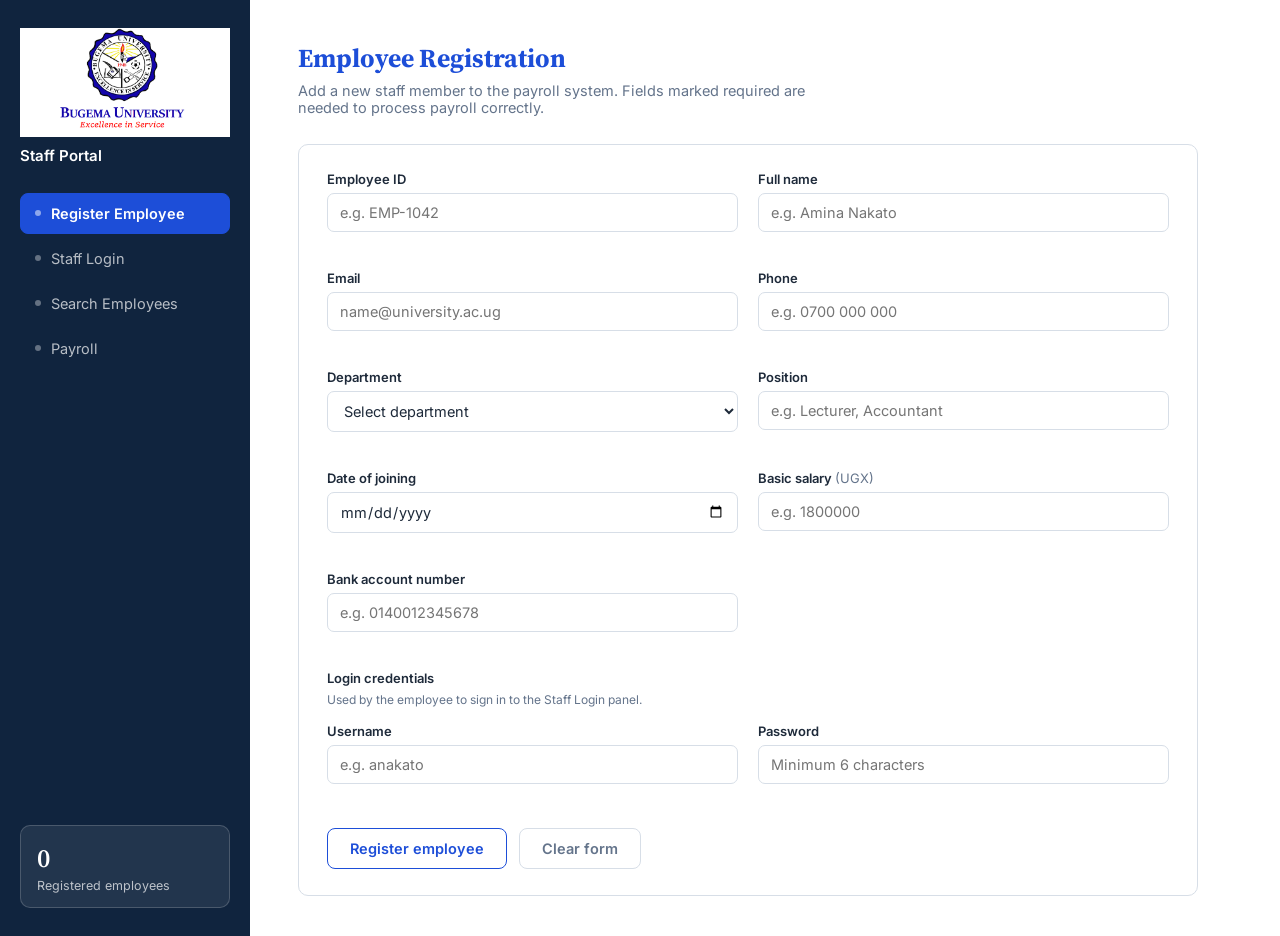
<file: index.html>
<!DOCTYPE html>
<html lang="en">
<head>
<meta charset="UTF-8" />
<meta name="viewport" content="width=device-width, initial-scale=1, viewport-fit=cover" />
<title>Staff Portal — Employee Registration, Login & Search</title>
<link rel="preconnect" href="https://fonts.googleapis.com">
<link rel="preconnect" href="https://fonts.gstatic.com" crossorigin>
<link href="https://fonts.googleapis.com/css2?family=Source+Serif+4:opsz,wght@8..60,500;8..60,600;8..60,700&family=Inter:wght@400;500;600;700&display=swap" rel="stylesheet">
<link rel="stylesheet" href="styles.css">
<style>
  /* --- Payment history & payslip additions (uses styles.css theme variables) --- */
  .payment-history{ display:none; margin-top:18px; }
  .ph-head h3{ font-size:20px; color:var(--navy); margin:0 0 4px; }
  .ph-head p{ margin:0 0 18px; color:var(--muted); font-size:13.5px; }
  .status-pill{
    display:inline-block; padding:3px 10px; border-radius:999px;
    font-size:11.5px; font-weight:600; background:#fff;
  }
  .status-pill.paid{ color:var(--navy); border:1px solid var(--navy); }
  .status-pill.pending{ color:var(--danger); border:1px solid var(--danger); }
  .btn-sm{ padding:7px 14px; font-size:13px; }
  .ph-empty{ text-align:center; padding:40px 20px; color:var(--muted); font-size:13.5px; }

  .modal-overlay{
    position:fixed; inset:0; background:rgba(16,36,62,.55);
    display:none; align-items:center; justify-content:center; padding:24px; z-index:999;
  }
  .modal-overlay.show{ display:flex; }
  .modal{
    background:var(--card); border:1px solid var(--line); border-radius:var(--radius);
    width:100%; max-width:640px; max-height:90vh; overflow:auto; padding:28px 30px;
    box-shadow:0 30px 60px rgba(16,36,62,.28);
  }
  .modal-actions{ display:flex; justify-content:flex-end; gap:12px; margin-bottom:20px; }

  .payslip{ color:var(--ink); }
  .payslip-header{
    display:flex; justify-content:space-between; align-items:flex-start; gap:16px;
    border-bottom:2px solid var(--navy); padding-bottom:16px; margin-bottom:20px;
  }
  .payslip-header h2{ font-size:22px; color:var(--navy); margin:0 0 2px; }
  .payslip-header .sub{ color:var(--muted); font-size:13px; margin:0; }
  .payslip-header .period-tag{ text-align:right; font-size:13px; color:var(--ink); }
  .payslip-meta{ display:grid; grid-template-columns:1fr 1fr; gap:6px 20px; margin-bottom:18px; font-size:13.5px; }
  .payslip-meta div span{ display:block; color:var(--muted); font-size:11px; text-transform:uppercase; letter-spacing:.03em; margin-bottom:1px; }
  .payslip-section-title{
    font-weight:600; font-size:12px; text-transform:uppercase; letter-spacing:.03em;
    color:var(--muted); margin:18px 0 6px;
  }
  table.payslip-table{ width:100%; border-collapse:collapse; font-size:13.5px; }
  table.payslip-table td{ padding:8px 4px; border-bottom:1px solid var(--line); }
  table.payslip-table td:last-child{ text-align:right; font-variant-numeric:tabular-nums; }
  .payslip-net{
    display:flex; justify-content:space-between; align-items:baseline;
    border-top:2px solid var(--navy); margin-top:14px; padding-top:14px;
    font-weight:700; font-size:17px; color:var(--navy);
  }
  .payslip-note{ margin-top:20px; font-size:11.5px; color:var(--muted); line-height:1.5; }

  @media print{
    body *{ visibility:hidden; }
    #payslipModal, #payslipModal *{ visibility:visible; }
    #payslipModal{ position:absolute; top:0; left:0; width:100%; max-width:none; box-shadow:none; border-radius:0; padding:20px 30px; }
    .no-print{ display:none !important; }
  }
</style>
</head>
<body>

<div class="shell">
  <aside class="sidebar">
    <div class="brand">
      <div class="brand-mark"><img src="bannerr.png" alt="University logo" style="width:100%;height:100%;object-fit:contain;"></div>
      <div class="brand-text">
    
        <div class="bottom">Staff Portal</div>
      </div>
    </div>
    <nav class="tabs">
      <button data-tab="register" class="active"><span class="dot"></span>Register Employee</button>
      <button data-tab="login"><span class="dot"></span>Staff Login</button>
      <button data-tab="search"><span class="dot"></span>Search Employees</button>
      <button data-tab="payroll"><span class="dot"></span>Payroll</button>
    </nav>
    <div class="side-stat">
      <div class="num" id="statCount">0</div>
      <div class="label">Registered employees</div>
    </div>
  </aside>

  <main>

    <!-- REGISTER PANEL -->
    <section class="panel active" id="panel-register">
      <div class="panel-head">
        <h2>Employee Registration</h2>
        <p>Add a new staff member to the payroll system. Fields marked required are needed to process payroll correctly.</p>
      </div>

      <div class="banner" id="regBanner"></div>

      <form class="card" id="regForm" novalidate>
        <div class="grid-2">
          <div class="field">
            <label for="regId">Employee ID</label>
            <input id="regId" name="regId" placeholder="e.g. EMP-1042" required />
            <div class="error-text" data-error-for="regId"></div>
          </div>
          <div class="field">
            <label for="regName">Full name</label>
            <input id="regName" name="regName" placeholder="e.g. Amina Nakato" required />
            <div class="error-text" data-error-for="regName"></div>
          </div>

          <div class="field">
            <label for="regEmail">Email</label>
            <input id="regEmail" name="regEmail" type="email" placeholder="name@university.ac.ug" required />
            <div class="error-text" data-error-for="regEmail"></div>
          </div>
          <div class="field">
            <label for="regPhone">Phone</label>
            <input id="regPhone" name="regPhone" placeholder="e.g. 0700 000 000" required />
            <div class="error-text" data-error-for="regPhone"></div>
          </div>

          <div class="field">
            <label for="regDept">Department</label>
            <select id="regDept" name="regDept" required>
              <option value="">Select department</option>
              <option>Computer Science</option>
              <option>Business Administration</option>
              <option>Human Resources</option>
              <option>Finance</option>
              <option>Registrar's Office</option>
              <option>Estates & Facilities</option>
            </select>
            <div class="error-text" data-error-for="regDept"></div>
          </div>
          <div class="field">
            <label for="regPosition">Position</label>
            <input id="regPosition" name="regPosition" placeholder="e.g. Lecturer, Accountant" required />
            <div class="error-text" data-error-for="regPosition"></div>
          </div>

          <div class="field">
            <label for="regJoin">Date of joining</label>
            <input id="regJoin" name="regJoin" type="date" required />
            <div class="error-text" data-error-for="regJoin"></div>
          </div>
          <div class="field">
            <label for="regSalary">Basic salary <span class="opt">(UGX)</span></label>
            <input id="regSalary" name="regSalary" type="number" min="0" placeholder="e.g. 1800000" required />
            <div class="error-text" data-error-for="regSalary"></div>
          </div>

          <div class="field">
            <label for="regBank">Bank account number</label>
            <input id="regBank" name="regBank" placeholder="e.g. 0140012345678" required />
            <div class="error-text" data-error-for="regBank"></div>
          </div>
          <div class="field"></div>

          <div class="field full">
            <label>Login credentials</label>
            <div class="hint">Used by the employee to sign in to the Staff Login panel.</div>
          </div>

          <div class="field">
            <label for="regUsername">Username</label>
            <input id="regUsername" name="regUsername" placeholder="e.g. anakato" required />
            <div class="error-text" data-error-for="regUsername"></div>
          </div>
          <div class="field">
            <label for="regPassword">Password</label>
            <input id="regPassword" name="regPassword" type="password" placeholder="Minimum 6 characters" required />
            <div class="error-text" data-error-for="regPassword"></div>
          </div>
        </div>

        <div class="actions">
          <button type="submit" class="btn btn-primary">Register employee</button>
          <button type="reset" class="btn btn-ghost" id="regResetBtn">Clear form</button>
        </div>
      </form>
    </section>

    <!-- LOGIN PANEL -->
    <section class="panel" id="panel-login">
      <div class="panel-head">
        <h2>Staff Login</h2>
        <p>Sign in with the username and password created during registration.</p>
      </div>

      <div class="banner" id="loginBanner"></div>

      <div class="login-wrap">
        <form class="card" id="loginForm" novalidate>
          <div class="field">
            <label for="loginUser">Username</label>
            <input id="loginUser" name="loginUser" placeholder="e.g. anakato" required />
          </div>
          <div class="field">
            <label for="loginPass">Password</label>
            <div class="pw-row">
              <input id="loginPass" name="loginPass" type="password" required />
              <button type="button" id="togglePw">Show</button>
            </div>
          </div>
          <div class="actions">
            <button type="submit" class="btn btn-primary">Sign in</button>
          </div>
        </form>

        <div class="welcome-card" id="welcomeCard" style="margin-top:18px;">
          <h3 id="welcomeName">Welcome back</h3>
          <p id="welcomeMeta">—</p>
          <span class="tag" id="welcomeDept">—</span>
        </div>

        <div class="card payment-history" id="paymentHistoryCard">
          <div class="ph-head">
            <h3>Payment history</h3>
            <p>Your salary payments to date. Select a month to view or print the payslip.</p>
          </div>
          <div class="table-wrap">
            <table>
              <thead>
                <tr>
                  <th>Period</th>
                  <th>Reference</th>
                  <th>Net pay (UGX)</th>
                  <th>Status</th>
                  <th></th>
                </tr>
              </thead>
              <tbody id="paymentHistoryBody"></tbody>
            </table>
          </div>
        </div>
      </div>
    </section>

    <!-- PAYSLIP MODAL -->
    <div class="modal-overlay" id="payslipOverlay">
      <div class="modal" id="payslipModal">
        <div class="modal-actions no-print">
          <button type="button" class="btn btn-primary" id="printPayslipBtn">Print payslip</button>
          <button type="button" class="btn btn-ghost" id="closePayslipBtn">Close</button>
        </div>
        <div class="payslip" id="payslipContent"></div>
      </div>
    </div>

    <!-- SEARCH PANEL -->
    <section class="panel" id="panel-search">
      <div class="panel-head">
        <h2>Search Employees</h2>
        <p>Look up registered staff by name, employee ID, or department.</p>
      </div>

      <div class="search-bar">
        <input id="searchInput" placeholder="Search by name or employee ID…" />
        <select id="searchDept">
          <option value="">All departments</option>
          <option>Computer Science</option>
          <option>Business Administration</option>
          <option>Human Resources</option>
          <option>Finance</option>
          <option>Registrar's Office</option>
          <option>Estates & Facilities</option>
        </select>
      </div>

      <div class="card" style="padding:0;">
        <div class="table-wrap">
          <table>
            <thead>
              <tr>
                <th>Employee ID</th>
                <th>Name</th>
                <th>Department</th>
                <th>Position</th>
                <th>Date joined</th>
              </tr>
            </thead>
            <tbody id="resultsBody"></tbody>
          </table>
        </div>
        <div class="empty-state" id="emptyState" style="display:none;">
          <div class="big">🗂️</div>
          <div>No employees match your search yet.</div>
        </div>
      </div>
    </section>

    <!-- PAYROLL PANEL -->
    <section class="panel" id="panel-payroll">
      <div class="panel-head">
        <h2>Payroll Processing</h2>
        <p>Review each employee's pay for a month, process the payroll run, then print a payment receipt per employee.</p>
      </div>

      <div class="banner" id="payBanner"></div>

      <div class="pay-controls">
        <div class="field">
          <label for="payMonth">Pay period</label>
          <input id="payMonth" type="month" />
        </div>
        <button type="button" class="btn btn-primary" id="processPayrollBtn">Process payroll</button>
        <span class="status-pill pending" id="payRunStatus">Not processed</span>
      </div>

      <div class="pay-summary">
        <div class="pay-stat"><span>Employees</span><strong id="payCount">0</strong></div>
        <div class="pay-stat"><span>Total gross</span><strong id="payGross">UGX 0</strong></div>
        <div class="pay-stat"><span>Total deductions</span><strong id="payDeductions">UGX 0</strong></div>
        <div class="pay-stat"><span>Total net pay</span><strong id="payNet">UGX 0</strong></div>
      </div>

      <div class="card" style="padding:0;">
        <div class="table-wrap">
          <table>
            <thead>
              <tr>
                <th>Employee ID</th>
                <th>Name</th>
                <th>Department</th>
                <th class="num-cell">Gross</th>
                <th class="num-cell">NSSF</th>
                <th class="num-cell">PAYE</th>
                <th class="num-cell">Net pay</th>
                <th></th>
              </tr>
            </thead>
            <tbody id="payrollBody"></tbody>
          </table>
        </div>
        <div class="empty-state" id="payEmpty" style="display:none;">
          <div class="big">💼</div>
          <div>No employees were on the payroll for this period.</div>
        </div>
      </div>
    </section>

  </main>
</div>

<script>
(function () {
  "use strict";

  var STORAGE_KEY = "staffPortal.employees.v1";

  function loadEmployees() {
    try {
      var raw = localStorage.getItem(STORAGE_KEY);
      return raw ? JSON.parse(raw) : [];
    } catch (e) {
      console.error("Could not read employee data:", e);
      return [];
    }
  }

  function saveEmployees(list) {
    try {
      localStorage.setItem(STORAGE_KEY, JSON.stringify(list));
      return true;
    } catch (e) {
      console.error("Could not save employee data:", e);
      return false;
    }
  }

  var employees = loadEmployees();

  // ---------- Tabs ----------
  var tabButtons = document.querySelectorAll("nav.tabs button");
  var panels = document.querySelectorAll(".panel");
  tabButtons.forEach(function (btn) {
    btn.addEventListener("click", function () {
      tabButtons.forEach(function (b) { b.classList.remove("active"); });
      panels.forEach(function (p) { p.classList.remove("active"); });
      btn.classList.add("active");
      document.getElementById("panel-" + btn.dataset.tab).classList.add("active");
      if (btn.dataset.tab === "search") renderResults();
      if (btn.dataset.tab === "payroll") renderPayroll();
    });
  });

  function updateStat() {
    document.getElementById("statCount").textContent = employees.length;
  }
  updateStat();

  // ---------- Registration ----------
  var regForm = document.getElementById("regForm");
  var regBanner = document.getElementById("regBanner");

  function showBanner(el, type, msg) {
    el.textContent = msg;
    el.className = "banner show " + type;
  }
  function clearFieldErrors(form) {
    form.querySelectorAll(".error-text").forEach(function (e) { e.textContent = ""; });
  }
  function setFieldError(name, msg) {
    var el = regForm.querySelector('[data-error-for="' + name + '"]');
    if (el) el.textContent = msg;
  }

  regForm.addEventListener("submit", function (ev) {
    ev.preventDefault();
    clearFieldErrors(regForm);
    regBanner.className = "banner";

    var data = {
      id: regForm.regId.value.trim(),
      name: regForm.regName.value.trim(),
      email: regForm.regEmail.value.trim(),
      phone: regForm.regPhone.value.trim(),
      department: regForm.regDept.value,
      position: regForm.regPosition.value.trim(),
      joinDate: regForm.regJoin.value,
      salary: regForm.regSalary.value,
      bank: regForm.regBank.value.trim(),
      username: regForm.regUsername.value.trim(),
      password: regForm.regPassword.value
    };

    var valid = true;
    function fail(field, msg) { setFieldError(field, msg); valid = false; }

    if (!data.id) fail("regId", "Employee ID is required.");
    else if (employees.some(function (e) { return e.id.toLowerCase() === data.id.toLowerCase(); }))
      fail("regId", "This employee ID is already registered.");

    if (!data.name) fail("regName", "Full name is required.");
    if (!/^[^\s@]+@[^\s@]+\.[^\s@]+$/.test(data.email)) fail("regEmail", "Enter a valid email address.");
    if (!data.phone) fail("regPhone", "Phone number is required.");
    if (!data.department) fail("regDept", "Select a department.");
    if (!data.position) fail("regPosition", "Position is required.");
    if (!data.joinDate) fail("regJoin", "Date of joining is required.");
    if (!data.salary || Number(data.salary) <= 0) fail("regSalary", "Enter a valid salary amount.");
    if (!data.bank) fail("regBank", "Bank account number is required.");
    if (!data.username) fail("regUsername", "Username is required.");
    else if (employees.some(function (e) { return e.username.toLowerCase() === data.username.toLowerCase(); }))
      fail("regUsername", "This username is taken.");
    if (!data.password || data.password.length < 6) fail("regPassword", "Password needs at least 6 characters.");

    if (!valid) {
      showBanner(regBanner, "bad", "Please fix the highlighted fields before submitting.");
      return;
    }

    employees.push(data);
    var saved = saveEmployees(employees);
    updateStat();
    regForm.reset();
    showBanner(regBanner, "ok", saved
      ? "Employee \"" + data.name + "\" was registered successfully."
      : "Employee registered for this session, but it could not be saved to storage.");
  });

  // ---------- Login ----------
  var loginForm = document.getElementById("loginForm");
  var loginBanner = document.getElementById("loginBanner");
  var welcomeCard = document.getElementById("welcomeCard");
  var togglePw = document.getElementById("togglePw");
  var loginPass = document.getElementById("loginPass");

  togglePw.addEventListener("click", function () {
    var isPw = loginPass.type === "password";
    loginPass.type = isPw ? "text" : "password";
    togglePw.textContent = isPw ? "Hide" : "Show";
  });

  loginForm.addEventListener("submit", function (ev) {
    ev.preventDefault();
    loginBanner.className = "banner";
    welcomeCard.classList.remove("show");
    paymentHistoryCard.style.display = "none";
    payslipOverlay.classList.remove("show");

    var user = loginForm.loginUser.value.trim();
    var pass = loginForm.loginPass.value;

    var match = employees.find(function (e) {
      return e.username.toLowerCase() === user.toLowerCase() && e.password === pass;
    });

    if (!match) {
      showBanner(loginBanner, "bad", "Incorrect username or password. Register an employee first if you haven't.");
      return;
    }

    document.getElementById("welcomeName").textContent = "Welcome, " + match.name;
    document.getElementById("welcomeMeta").textContent = match.position + " · Employee ID " + match.id;
    document.getElementById("welcomeDept").textContent = match.department;
    welcomeCard.classList.add("show");
    showBanner(loginBanner, "ok", "Signed in successfully.");

    renderPaymentHistory(match);
  });

  // ---------- Payment history & payslip ----------
  var paymentHistoryCard = document.getElementById("paymentHistoryCard");
  var paymentHistoryBody = document.getElementById("paymentHistoryBody");
  var payslipOverlay = document.getElementById("payslipOverlay");
  var payslipModal = document.getElementById("payslipModal");
  var payslipContent = document.getElementById("payslipContent");
  var printPayslipBtn = document.getElementById("printPayslipBtn");
  var closePayslipBtn = document.getElementById("closePayslipBtn");

  var currentPaymentRecords = [];
  var currentPayslipEmployee = null;

  function formatUGX(n) {
    return "UGX " + Math.round(n).toLocaleString("en-UG");
  }

  // Uganda resident monthly PAYE bands (illustrative — effective 1 Jul 2026 amendment).
  // Verify against current URA guidance before using for real payroll.
  function calcPAYE(gross) {
    if (gross <= 335000) return 0;
    if (gross <= 410000) return (gross - 335000) * 0.20;
    if (gross <= 485000) return 15000 + (gross - 410000) * 0.25;
    if (gross <= 10000000) return 33750 + (gross - 485000) * 0.30;
    return 33750 + (10000000 - 485000) * 0.30 + (gross - 10000000) * 0.40;
  }

  function calcNSSF(gross) {
    return gross * 0.05;
  }

  function monthsSinceJoin(joinDateStr) {
    var start = joinDateStr ? new Date(joinDateStr) : new Date();
    if (isNaN(start.getTime())) start = new Date();
    var today = new Date();
    var cursor = new Date(start.getFullYear(), start.getMonth(), 1);
    var end = new Date(today.getFullYear(), today.getMonth(), 1);
    var months = [];
    while (cursor <= end) {
      months.push(new Date(cursor));
      cursor.setMonth(cursor.getMonth() + 1);
    }
    return months.slice(-12).reverse(); // most recent first, capped at 12
  }

  function generatePaymentHistory(emp) {
    var salary = Number(emp.salary) || 0;
    var today = new Date();
    var curYm = today.getFullYear() + "-" + String(today.getMonth() + 1).padStart(2, "0");

    var runs = loadRuns();
    return monthsSinceJoin(emp.joinDate).map(function (d) {
      var rec = buildRecord(emp, d);
      rec.status = (runs[rec.ym] || rec.ym !== curYm) ? "Paid" : "Pending";
      return rec;
    });
  }

  function buildRecord(emp, d) {
    var gross = Number(emp.salary) || 0;
    var nssf = calcNSSF(gross);
    var paye = calcPAYE(gross);
    var ym = d.getFullYear() + "-" + String(d.getMonth() + 1).padStart(2, "0");
    return {
      period: d.toLocaleString("en-GB", { month: "long", year: "numeric" }),
      ym: ym,
      gross: gross,
      nssf: nssf,
      paye: paye,
      net: gross - nssf - paye,
      reference: "PAY-" + emp.id.toUpperCase() + "-" + ym.replace("-", ""),
      status: "Pending"
    };
  }

  // Payroll runs already processed, keyed by "YYYY-MM"
  var RUNS_KEY = "staffPortal.payrollRuns.v1";
  function loadRuns() {
    try { var raw = localStorage.getItem(RUNS_KEY); return raw ? JSON.parse(raw) : {}; }
    catch (e) { return {}; }
  }
  function saveRuns(runs) {
    try { localStorage.setItem(RUNS_KEY, JSON.stringify(runs)); return true; }
    catch (e) { console.error("Could not save payroll run:", e); return false; }
  }

  function renderPaymentHistory(emp) {
    currentPayslipEmployee = emp;
    currentPaymentRecords = generatePaymentHistory(emp);
    paymentHistoryBody.innerHTML = "";

    if (currentPaymentRecords.length === 0) {
      paymentHistoryBody.innerHTML =
        '<tr><td colspan="5"><div class="ph-empty">No payment records yet.</div></td></tr>';
    } else {
      currentPaymentRecords.forEach(function (r) {
        var tr = document.createElement("tr");
        var pillClass = r.status === "Paid" ? "paid" : "pending";
        tr.innerHTML =
          "<td>" + escapeHtml(r.period) + "</td>" +
          "<td>" + escapeHtml(r.reference) + "</td>" +
          "<td>" + formatUGX(r.net) + "</td>" +
          "<td><span class='status-pill " + pillClass + "'>" + r.status + "</span></td>" +
          "<td><button type='button' class='btn btn-ghost btn-sm' data-ym='" + r.ym + "'>View / print</button></td>";
        paymentHistoryBody.appendChild(tr);
      });
    }
    paymentHistoryCard.style.display = "block";
  }

  paymentHistoryBody.addEventListener("click", function (ev) {
    var btn = ev.target.closest("button[data-ym]");
    if (!btn || !currentPayslipEmployee) return;
    var rec = currentPaymentRecords.find(function (r) { return r.ym === btn.dataset.ym; });
    if (rec) openPayslip(currentPayslipEmployee, rec, false);
  });

  function openPayslip(emp, rec, isReceipt) {
    var docTitle = isReceipt ? "Payment Receipt" : "Employee Payslip";
    printPayslipBtn.textContent = isReceipt ? "Print receipt" : "Print payslip";
    payslipContent.innerHTML =
      '<div class="payslip-header">' +
        '<div><h2>' + docTitle + '</h2><p class="sub">Staff Portal Payroll</p></div>' +
        '<div class="period-tag"><div>' + escapeHtml(rec.period) + '</div><div>Ref: ' + escapeHtml(rec.reference) + '</div></div>' +
      '</div>' +
      '<div class="payslip-meta">' +
        '<div><span>Employee name</span>' + escapeHtml(emp.name) + '</div>' +
        '<div><span>Employee ID</span>' + escapeHtml(emp.id) + '</div>' +
        '<div><span>Department</span>' + escapeHtml(emp.department) + '</div>' +
        '<div><span>Position</span>' + escapeHtml(emp.position) + '</div>' +
        '<div><span>Bank account</span>' + escapeHtml(emp.bank || "—") + '</div>' +
        '<div><span>Payment status</span>' + escapeHtml(rec.status) + '</div>' +
      '</div>' +
      '<div class="payslip-section-title">Earnings</div>' +
      '<table class="payslip-table"><tbody>' +
        '<tr><td>Basic salary</td><td>' + formatUGX(rec.gross) + '</td></tr>' +
        '<tr><td><strong>Gross pay</strong></td><td><strong>' + formatUGX(rec.gross) + '</strong></td></tr>' +
      '</tbody></table>' +
      '<div class="payslip-section-title">Deductions</div>' +
      '<table class="payslip-table"><tbody>' +
        '<tr><td>NSSF (employee, 5%)</td><td>-' + formatUGX(rec.nssf) + '</td></tr>' +
        '<tr><td>PAYE</td><td>-' + formatUGX(rec.paye) + '</td></tr>' +
      '</tbody></table>' +
      '<div class="payslip-net"><span>Net pay</span><span>' + formatUGX(rec.net) + '</span></div>' +
      '<p class="payslip-note">Deductions are calculated using illustrative Uganda PAYE bands and a flat 5% NSSF employee rate. Confirm current rates with URA/NSSF before relying on this for actual payroll. Generated ' + new Date().toLocaleDateString("en-GB") + '.</p>';

    payslipOverlay.classList.add("show");
  }

  printPayslipBtn.addEventListener("click", function () { window.print(); });
  closePayslipBtn.addEventListener("click", function () { payslipOverlay.classList.remove("show"); });
  payslipOverlay.addEventListener("click", function (ev) {
    if (ev.target === payslipOverlay) payslipOverlay.classList.remove("show");
  });
  document.addEventListener("keydown", function (ev) {
    if (ev.key === "Escape") payslipOverlay.classList.remove("show");
  });

  // ---------- Payroll screen ----------
  var payMonth = document.getElementById("payMonth");
  var payBanner = document.getElementById("payBanner");
  var payrollBody = document.getElementById("payrollBody");
  var payEmpty = document.getElementById("payEmpty");
  var payRunStatus = document.getElementById("payRunStatus");
  var processPayrollBtn = document.getElementById("processPayrollBtn");
  var payrollRecords = [];

  (function initMonth() {
    var t = new Date();
    var cur = t.getFullYear() + "-" + String(t.getMonth() + 1).padStart(2, "0");
    payMonth.value = cur;
    payMonth.max = cur;
  })();

  function payrollForMonth(ym) {
    var parts = ym.split("-");
    var d = new Date(Number(parts[0]), Number(parts[1]) - 1, 1);
    var out = [];
    employees.forEach(function (emp) {
      var j = emp.joinDate ? new Date(emp.joinDate) : null;
      if (j && !isNaN(j.getTime()) && new Date(j.getFullYear(), j.getMonth(), 1) > d) return; // not yet joined
      out.push({ emp: emp, rec: buildRecord(emp, d) });
    });
    return out;
  }

  function renderPayroll() {
    var ym = payMonth.value;
    if (!ym) return;
    var runs = loadRuns();
    var processed = !!runs[ym];
    payrollRecords = payrollForMonth(ym);

    payRunStatus.textContent = processed ? "Processed" : "Not processed";
    payRunStatus.className = "status-pill " + (processed ? "paid" : "pending");
    processPayrollBtn.disabled = processed || payrollRecords.length === 0;
    processPayrollBtn.textContent = processed ? "Payroll processed" : "Process payroll";

    var gross = 0, ded = 0, net = 0;
    payrollBody.innerHTML = "";
    payrollRecords.forEach(function (row, i) {
      gross += row.rec.gross; ded += row.rec.nssf + row.rec.paye; net += row.rec.net;
      var tr = document.createElement("tr");
      tr.innerHTML =
        "<td>" + escapeHtml(row.emp.id) + "</td>" +
        "<td>" + escapeHtml(row.emp.name) + "</td>" +
        "<td>" + escapeHtml(row.emp.department) + "</td>" +
        "<td class='num-cell'>" + formatUGX(row.rec.gross) + "</td>" +
        "<td class='num-cell'>" + formatUGX(row.rec.nssf) + "</td>" +
        "<td class='num-cell'>" + formatUGX(row.rec.paye) + "</td>" +
        "<td class='num-cell'><strong>" + formatUGX(row.rec.net) + "</strong></td>" +
        "<td><button type='button' class='btn btn-ghost btn-sm' data-idx='" + i + "'" +
          (processed ? "" : " disabled title='Process the payroll first'") + ">Print receipt</button></td>";
      payrollBody.appendChild(tr);
    });

    document.getElementById("payCount").textContent = payrollRecords.length;
    document.getElementById("payGross").textContent = formatUGX(gross);
    document.getElementById("payDeductions").textContent = formatUGX(ded);
    document.getElementById("payNet").textContent = formatUGX(net);
    payEmpty.style.display = payrollRecords.length ? "none" : "block";
    if (!payrollRecords.length) {
      payEmpty.querySelector("div:last-child").textContent = employees.length
        ? "No employees were on the payroll for this period."
        : "No employees registered yet — add one from the Register panel.";
    }
  }

  payMonth.addEventListener("change", function () { payBanner.className = "banner"; renderPayroll(); });

  processPayrollBtn.addEventListener("click", function () {
    var ym = payMonth.value;
    if (!ym || payrollRecords.length === 0) return;
    var runs = loadRuns();
    if (runs[ym]) return;
    var total = payrollRecords.reduce(function (a, r) { return a + r.rec.net; }, 0);
    runs[ym] = { processedAt: new Date().toISOString(), count: payrollRecords.length, totalNet: total };
    var saved = saveRuns(runs);
    renderPayroll();
    showBanner(payBanner, "ok", "Payroll for " + payrollRecords[0].rec.period + " processed for " +
      payrollRecords.length + " employee" + (payrollRecords.length === 1 ? "" : "s") +
      ". Total net pay " + formatUGX(total) + "." + (saved ? "" : " (Could not be saved to storage.)"));
  });

  payrollBody.addEventListener("click", function (ev) {
    var btn = ev.target.closest("button[data-idx]");
    if (!btn || btn.disabled) return;
    var row = payrollRecords[Number(btn.dataset.idx)];
    if (!row) return;
    var rec = Object.assign({}, row.rec, { status: "Paid" });
    openPayslip(row.emp, rec, true);
  });

  // ---------- Search ----------
  var searchInput = document.getElementById("searchInput");
  var searchDept = document.getElementById("searchDept");
  var resultsBody = document.getElementById("resultsBody");
  var emptyState = document.getElementById("emptyState");

  function renderResults() {
    var q = searchInput.value.trim().toLowerCase();
    var dept = searchDept.value;

    var filtered = employees.filter(function (e) {
      var matchesQuery = !q ||
        e.name.toLowerCase().includes(q) ||
        e.id.toLowerCase().includes(q);
      var matchesDept = !dept || e.department === dept;
      return matchesQuery && matchesDept;
    });

    resultsBody.innerHTML = "";
    if (filtered.length === 0) {
      emptyState.style.display = "block";
      emptyState.querySelector("div:last-child").textContent = employees.length === 0
        ? "No employees registered yet — add one from the Register panel."
        : "No employees match your search.";
    } else {
      emptyState.style.display = "none";
      filtered.forEach(function (e) {
        var tr = document.createElement("tr");
        tr.innerHTML =
          "<td>" + escapeHtml(e.id) + "</td>" +
          "<td>" + escapeHtml(e.name) + "</td>" +
          "<td><span class='pill'>" + escapeHtml(e.department) + "</span></td>" +
          "<td>" + escapeHtml(e.position) + "</td>" +
          "<td>" + escapeHtml(e.joinDate || "—") + "</td>";
        resultsBody.appendChild(tr);
      });
    }
  }

  function escapeHtml(str) {
    var div = document.createElement("div");
    div.textContent = str == null ? "" : String(str);
    return div.innerHTML;
  }

  searchInput.addEventListener("input", renderResults);
  searchDept.addEventListener("change", renderResults);

  renderResults();
})();
</script>
</body>
</html>
</file>
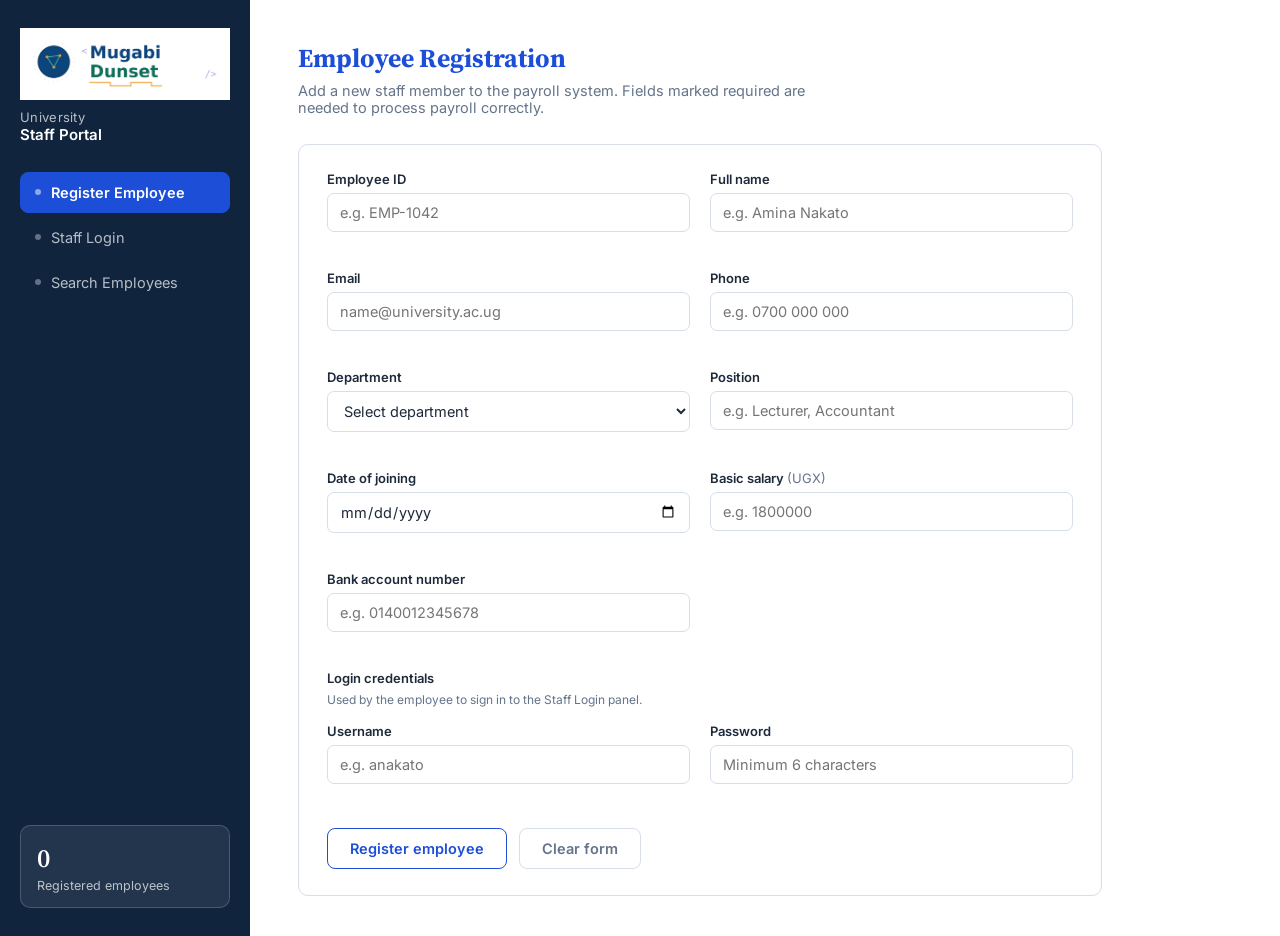
<file: staff-portal/staff-portal-package/index.html>
<!DOCTYPE html>
<html lang="en">
<head>
<meta charset="UTF-8" />
<meta name="viewport" content="width=device-width, initial-scale=1, viewport-fit=cover" />
<title>Staff Portal — Employee Registration, Login & Search</title>
<link rel="preconnect" href="https://fonts.googleapis.com">
<link rel="preconnect" href="https://fonts.gstatic.com" crossorigin>
<link href="https://fonts.googleapis.com/css2?family=Source+Serif+4:opsz,wght@8..60,500;8..60,600;8..60,700&family=Inter:wght@400;500;600;700&display=swap" rel="stylesheet">
<link rel="stylesheet" href="styles.css">
</head>
<body>

<div class="shell">
  <aside class="sidebar">
    <div class="brand">
      <div class="brand-mark"><img src="[data-uri]" alt="Mugabi Dunset logo"></div>
      <div class="brand-text">
        <div class="top">University</div>
        <div class="bottom">Staff Portal</div>
      </div>
    </div>
    <nav class="tabs">
      <button data-tab="register" class="active"><span class="dot"></span>Register Employee</button>
      <button data-tab="login"><span class="dot"></span>Staff Login</button>
      <button data-tab="search"><span class="dot"></span>Search Employees</button>
    </nav>
    <div class="side-stat">
      <div class="num" id="statCount">0</div>
      <div class="label">Registered employees</div>
    </div>
  </aside>

  <main>

    <!-- REGISTER PANEL -->
    <section class="panel active" id="panel-register">
      <div class="panel-head">
        <h2>Employee Registration</h2>
        <p>Add a new staff member to the payroll system. Fields marked required are needed to process payroll correctly.</p>
      </div>

      <div class="banner" id="regBanner"></div>

      <form class="card" id="regForm" novalidate>
        <div class="grid-2">
          <div class="field">
            <label for="regId">Employee ID</label>
            <input id="regId" name="regId" placeholder="e.g. EMP-1042" required />
            <div class="error-text" data-error-for="regId"></div>
          </div>
          <div class="field">
            <label for="regName">Full name</label>
            <input id="regName" name="regName" placeholder="e.g. Amina Nakato" required />
            <div class="error-text" data-error-for="regName"></div>
          </div>

          <div class="field">
            <label for="regEmail">Email</label>
            <input id="regEmail" name="regEmail" type="email" placeholder="name@university.ac.ug" required />
            <div class="error-text" data-error-for="regEmail"></div>
          </div>
          <div class="field">
            <label for="regPhone">Phone</label>
            <input id="regPhone" name="regPhone" placeholder="e.g. 0700 000 000" required />
            <div class="error-text" data-error-for="regPhone"></div>
          </div>

          <div class="field">
            <label for="regDept">Department</label>
            <select id="regDept" name="regDept" required>
              <option value="">Select department</option>
              <option>Computer Science</option>
              <option>Business Administration</option>
              <option>Human Resources</option>
              <option>Finance</option>
              <option>Registrar's Office</option>
              <option>Estates & Facilities</option>
            </select>
            <div class="error-text" data-error-for="regDept"></div>
          </div>
          <div class="field">
            <label for="regPosition">Position</label>
            <input id="regPosition" name="regPosition" placeholder="e.g. Lecturer, Accountant" required />
            <div class="error-text" data-error-for="regPosition"></div>
          </div>

          <div class="field">
            <label for="regJoin">Date of joining</label>
            <input id="regJoin" name="regJoin" type="date" required />
            <div class="error-text" data-error-for="regJoin"></div>
          </div>
          <div class="field">
            <label for="regSalary">Basic salary <span class="opt">(UGX)</span></label>
            <input id="regSalary" name="regSalary" type="number" min="0" placeholder="e.g. 1800000" required />
            <div class="error-text" data-error-for="regSalary"></div>
          </div>

          <div class="field">
            <label for="regBank">Bank account number</label>
            <input id="regBank" name="regBank" placeholder="e.g. 0140012345678" required />
            <div class="error-text" data-error-for="regBank"></div>
          </div>
          <div class="field"></div>

          <div class="field full">
            <label>Login credentials</label>
            <div class="hint">Used by the employee to sign in to the Staff Login panel.</div>
          </div>

          <div class="field">
            <label for="regUsername">Username</label>
            <input id="regUsername" name="regUsername" placeholder="e.g. anakato" required />
            <div class="error-text" data-error-for="regUsername"></div>
          </div>
          <div class="field">
            <label for="regPassword">Password</label>
            <input id="regPassword" name="regPassword" type="password" placeholder="Minimum 6 characters" required />
            <div class="error-text" data-error-for="regPassword"></div>
          </div>
        </div>

        <div class="actions">
          <button type="submit" class="btn btn-primary">Register employee</button>
          <button type="reset" class="btn btn-ghost" id="regResetBtn">Clear form</button>
        </div>
      </form>
    </section>

    <!-- LOGIN PANEL -->
    <section class="panel" id="panel-login">
      <div class="panel-head">
        <h2>Staff Login</h2>
        <p>Sign in with the username and password created during registration.</p>
      </div>

      <div class="banner" id="loginBanner"></div>

      <div class="login-wrap">
        <form class="card" id="loginForm" novalidate>
          <div class="field">
            <label for="loginUser">Username</label>
            <input id="loginUser" name="loginUser" placeholder="e.g. anakato" required />
          </div>
          <div class="field">
            <label for="loginPass">Password</label>
            <div class="pw-row">
              <input id="loginPass" name="loginPass" type="password" required />
              <button type="button" id="togglePw">Show</button>
            </div>
          </div>
          <div class="actions">
            <button type="submit" class="btn btn-primary">Sign in</button>
          </div>
        </form>

        <div class="welcome-card" id="welcomeCard" style="margin-top:18px;">
          <h3 id="welcomeName">Welcome back</h3>
          <p id="welcomeMeta">—</p>
          <span class="tag" id="welcomeDept">—</span>
        </div>
      </div>
    </section>

    <!-- SEARCH PANEL -->
    <section class="panel" id="panel-search">
      <div class="panel-head">
        <h2>Search Employees</h2>
        <p>Look up registered staff by name, employee ID, or department.</p>
      </div>

      <div class="search-bar">
        <input id="searchInput" placeholder="Search by name or employee ID…" />
        <select id="searchDept">
          <option value="">All departments</option>
          <option>Computer Science</option>
          <option>Business Administration</option>
          <option>Human Resources</option>
          <option>Finance</option>
          <option>Registrar's Office</option>
          <option>Estates & Facilities</option>
        </select>
      </div>

      <div class="card" style="padding:0;">
        <div class="table-wrap">
          <table>
            <thead>
              <tr>
                <th>Employee ID</th>
                <th>Name</th>
                <th>Department</th>
                <th>Position</th>
                <th>Date joined</th>
              </tr>
            </thead>
            <tbody id="resultsBody"></tbody>
          </table>
        </div>
        <div class="empty-state" id="emptyState" style="display:none;">
          <div class="big">🗂️</div>
          <div>No employees match your search yet.</div>
        </div>
      </div>
    </section>

  </main>
</div>

<script src="script.js"></script>
</body>
</html>
</file>
<file: styles.css>
:root {
    --navy: #1d4ed8;
    --navy-deep: #1e40af;
    --teal: #1d4ed8;
    --teal-dark: #1e40af;
    --gold: #1d4ed8;
    --header-bg: #10243e;
    --header-text: #ffffff;
    --header-muted: rgba(255,255,255,.7);
    --ink: #1e2a3a;
    --muted: #64748b;
    --line: #d7dee7;
    --bg: #ffffff;
    --card: #ffffff;
    --danger: #c0453a;
    --radius: 10px;
  }
  /* Theme intentionally fixed to white/blue regardless of system dark-mode preference. */

  * { box-sizing: border-box; }
  html { scroll-padding-top: env(safe-area-inset-top, 0px); }
  body {
    margin: 0;
    font-family: "Inter", system-ui, sans-serif;
    background: var(--bg);
    color: var(--ink);
    padding-top: env(safe-area-inset-top, 0px);
    padding-bottom: env(safe-area-inset-bottom, 0px);
    min-height: 100%;
  }
  h1, h2, h3 { font-family: "Source Serif 4", Georgia, serif; margin: 0; }

  .shell {
    display: flex;
    min-height: 100vh;
  }

  /* Sidebar */
  .sidebar {
    width: 250px;
    flex-shrink: 0;
    background: var(--header-bg);
    color: var(--header-text);
    padding: 28px 20px;
    display: flex;
    flex-direction: column;
    gap: 28px;
  }
  .brand {
    display: flex;
    align-items: center;
    gap: 10px;
  }
  .brand-mark {
    width: 100%;
    max-width: 210px;
    display: flex; align-items: center; justify-content: flex-start;
  }
  .brand-mark img {
    width: 100%;
    height: auto;
    display: block;
  }
  .brand { align-items: flex-start; flex-direction: column; }
  .brand-text { line-height: 1.2; }
  .brand-text .top { font-size: 13px; color: var(--header-muted); letter-spacing: .3px; }
  .brand-text .bottom { font-size: 15px; font-weight: 600; color: var(--header-text); }

  nav.tabs {
    display: flex;
    flex-direction: column;
    gap: 4px;
  }
  nav.tabs button {
    all: unset;
    cursor: pointer;
    padding: 11px 14px;
    border-radius: 8px;
    font-size: 14.5px;
    color: var(--header-muted);
    display: flex;
    align-items: center;
    gap: 10px;
    border: 1px solid transparent;
    transition: background .15s ease, color .15s ease, border-color .15s ease;
  }
  nav.tabs button:hover { background: rgba(255,255,255,.08); color: #fff; }
  nav.tabs button.active {
    background: var(--teal);
    border-color: var(--teal);
    color: #fff;
    font-weight: 600;
  }
  nav.tabs .dot {
    width: 6px; height: 6px; border-radius: 50%;
    background: currentColor; opacity: .5; flex-shrink: 0;
  }

  .side-stat {
    margin-top: auto;
    background: rgba(255,255,255,.08);
    border: 1px solid rgba(255,255,255,.18);
    border-radius: 10px;
    padding: 14px 16px;
  }
  .side-stat .num { font-family: "Source Serif 4", serif; font-size: 26px; font-weight: 600; color: #fff; }
  .side-stat .label { font-size: 12.5px; color: var(--header-muted); margin-top: 2px; }

  /* Main */
  main {
    flex: 1;
    min-width: 0;
    padding: 40px 48px;
    max-width: 1140px;
  }
  .panel { display: none; max-width: 900px; }
  #panel-payroll { max-width: 1040px; }
  .panel.active { display: block; animation: fadeIn .25s ease; }
  @keyframes fadeIn { from { opacity: 0; transform: translateY(4px);} to {opacity:1; transform: translateY(0);} }

  .panel-head { margin-bottom: 28px; }
  .panel-head h2 { font-size: 26px; color: var(--navy); }
  :root[data-theme="dark"] .panel-head h2 { color: #fff; }
  .panel-head p { color: var(--muted); margin-top: 6px; font-size: 14.5px; max-width: 60ch; }

  .card {
    background: var(--card);
    border: 1px solid var(--line);
    border-radius: var(--radius);
    padding: 26px 28px;
  }

  .grid-2 {
    display: grid;
    grid-template-columns: 1fr 1fr;
    gap: 16px 20px;
  }
  .field { display: flex; flex-direction: column; gap: 6px; }
  .field.full { grid-column: 1 / -1; }
  label { font-size: 13px; font-weight: 600; color: var(--ink); }
  label .opt { font-weight: 400; color: var(--muted); }
  input, select {
    font-family: inherit;
    font-size: 14.5px;
    padding: 10px 12px;
    border-radius: 7px;
    border: 1px solid var(--line);
    background: var(--bg);
    color: var(--ink);
    outline: none;
    transition: border-color .15s ease, box-shadow .15s ease;
  }
  input:focus, select:focus {
    border-color: var(--teal);
    box-shadow: 0 0 0 3px rgba(29,78,216,.15);
  }
  .hint { font-size: 12px; color: var(--muted); }
  .error-text { font-size: 12.5px; color: var(--danger); min-height: 16px; }

  .btn {
    all: unset;
    cursor: pointer;
    font-family: inherit;
    font-weight: 600;
    font-size: 14.5px;
    padding: 11px 22px;
    border-radius: 8px;
    text-align: center;
  }
  .btn-primary { background: #fff; color: var(--navy); border: 1.5px solid var(--navy); }
  .btn-primary:hover { background: rgba(29,78,216,.06); }
  .btn-ghost { background: transparent; color: var(--muted); border: 1px solid var(--line); }
  .btn-ghost:hover { border-color: var(--muted); }

  .actions { display: flex; gap: 12px; margin-top: 22px; align-items: center; }

  .banner {
    display: none;
    padding: 12px 16px;
    border-radius: 8px;
    font-size: 13.5px;
    margin-bottom: 18px;
  }
  .banner.show { display: block; }
  .banner.ok { background: #fff; color: var(--navy); border: 1px solid var(--navy); }
  .banner.bad { background: #fff; color: var(--danger); border: 1px solid var(--danger); }

  /* Login */
  .login-wrap { max-width: 380px; }
  .login-wrap .field { margin-bottom: 16px; }
  .pw-row { position: relative; }
  .pw-row button {
    all: unset;
    position: absolute; right: 10px; top: 50%; transform: translateY(-50%);
    font-size: 12px; color: var(--teal); cursor: pointer; font-weight: 600;
  }
  .welcome-card {
    display: none;
    background: var(--card);
    color: var(--ink);
    border: 1px solid var(--line);
    border-radius: var(--radius);
    padding: 24px 26px;
  }
  .welcome-card.show { display: block; }
  .welcome-card h3 { font-size: 20px; color: var(--navy); }
  .welcome-card p { color: var(--muted); font-size: 13.5px; margin-top: 6px; }
  .welcome-card .tag {
    display: inline-block; margin-top: 12px;
    background: #fff; color: var(--navy); border: 1px solid var(--navy); padding: 4px 10px; border-radius: 999px;
    font-size: 12px; font-weight: 600;
  }

  /* Search */
  .search-bar {
    display: flex; gap: 10px; margin-bottom: 20px;
  }
  .search-bar input { flex: 1; }
  .search-bar select { width: 180px; }

  table { width: 100%; border-collapse: collapse; font-size: 13.5px; }
  thead th {
    text-align: left; padding: 10px 12px; color: var(--muted);
    font-weight: 600; font-size: 12px; border-bottom: 1px solid var(--line);
  }
  tbody td { padding: 12px; border-bottom: 1px solid var(--line); }
  tbody tr:last-child td { border-bottom: none; }
  .pill {
    display: inline-block; padding: 3px 10px; border-radius: 999px;
    background: #fff; color: var(--navy); border: 1px solid var(--navy); font-size: 11.5px; font-weight: 600;
  }
  .empty-state {
    text-align: center; padding: 50px 20px; color: var(--muted);
  }
  .empty-state .big { font-size: 30px; margin-bottom: 8px; }

  .table-wrap { overflow-x: auto; }

  /* Payroll screen */
  .pay-controls { display: flex; flex-wrap: wrap; align-items: flex-end; gap: 14px; margin-bottom: 18px; }
  .pay-controls .field { margin: 0; min-width: 200px; }
  .pay-summary { display: grid; grid-template-columns: repeat(auto-fit, minmax(170px, 1fr)); gap: 14px; margin-bottom: 18px; }
  .pay-stat { background: var(--card); border: 1px solid var(--line); border-radius: var(--radius); padding: 14px 16px; }
  .pay-stat span { display: block; color: var(--muted); font-size: 11px; text-transform: uppercase; letter-spacing: .03em; margin-bottom: 4px; }
  .pay-stat strong { font-size: 18px; color: var(--navy); font-variant-numeric: tabular-nums; }
  .num-cell { text-align: right; font-variant-numeric: tabular-nums; white-space: nowrap; }
  .btn[disabled] { opacity: .45; cursor: not-allowed; }

  @media (max-width: 820px) {
    .shell { flex-direction: column; }
    .sidebar { width: 100%; flex-direction: row; align-items: center; padding: 16px 18px; gap: 16px; }
    .side-stat { display: none; }
    nav.tabs { flex-direction: row; flex-wrap: wrap; gap: 6px; }
    main { padding: 26px 20px; max-width: 100%; }
    .grid-2 { grid-template-columns: 1fr; }
    .search-bar { flex-direction: column; }
    .search-bar select { width: 100%; }
    .pay-controls .field { min-width: 100%; }
  }
</file>
<file: staff-portal/staff-portal-package/styles.css>
:root {
    --navy: #1d4ed8;
    --navy-deep: #1e40af;
    --teal: #1d4ed8;
    --teal-dark: #1e40af;
    --gold: #1d4ed8;
    --header-bg: #10243e;
    --header-text: #ffffff;
    --header-muted: rgba(255,255,255,.7);
    --ink: #1e2a3a;
    --muted: #64748b;
    --line: #d7dee7;
    --bg: #ffffff;
    --card: #ffffff;
    --danger: #c0453a;
    --radius: 10px;
  }
  /* Theme intentionally fixed to white/blue regardless of system dark-mode preference. */

  * { box-sizing: border-box; }
  html { scroll-padding-top: env(safe-area-inset-top, 0px); }
  body {
    margin: 0;
    font-family: "Inter", system-ui, sans-serif;
    background: var(--bg);
    color: var(--ink);
    padding-top: env(safe-area-inset-top, 0px);
    padding-bottom: env(safe-area-inset-bottom, 0px);
    min-height: 100%;
  }
  h1, h2, h3 { font-family: "Source Serif 4", Georgia, serif; margin: 0; }

  .shell {
    display: flex;
    min-height: 100vh;
  }

  /* Sidebar */
  .sidebar {
    width: 250px;
    flex-shrink: 0;
    background: var(--header-bg);
    color: var(--header-text);
    padding: 28px 20px;
    display: flex;
    flex-direction: column;
    gap: 28px;
  }
  .brand {
    display: flex;
    align-items: center;
    gap: 10px;
  }
  .brand-mark {
    width: 100%;
    max-width: 210px;
    display: flex; align-items: center; justify-content: flex-start;
  }
  .brand-mark img {
    width: 100%;
    height: auto;
    display: block;
  }
  .brand { align-items: flex-start; flex-direction: column; }
  .brand-text { line-height: 1.2; }
  .brand-text .top { font-size: 13px; color: var(--header-muted); letter-spacing: .3px; }
  .brand-text .bottom { font-size: 15px; font-weight: 600; color: var(--header-text); }

  nav.tabs {
    display: flex;
    flex-direction: column;
    gap: 4px;
  }
  nav.tabs button {
    all: unset;
    cursor: pointer;
    padding: 11px 14px;
    border-radius: 8px;
    font-size: 14.5px;
    color: var(--header-muted);
    display: flex;
    align-items: center;
    gap: 10px;
    border: 1px solid transparent;
    transition: background .15s ease, color .15s ease, border-color .15s ease;
  }
  nav.tabs button:hover { background: rgba(255,255,255,.08); color: #fff; }
  nav.tabs button.active {
    background: var(--teal);
    border-color: var(--teal);
    color: #fff;
    font-weight: 600;
  }
  nav.tabs .dot {
    width: 6px; height: 6px; border-radius: 50%;
    background: currentColor; opacity: .5; flex-shrink: 0;
  }

  .side-stat {
    margin-top: auto;
    background: rgba(255,255,255,.08);
    border: 1px solid rgba(255,255,255,.18);
    border-radius: 10px;
    padding: 14px 16px;
  }
  .side-stat .num { font-family: "Source Serif 4", serif; font-size: 26px; font-weight: 600; color: #fff; }
  .side-stat .label { font-size: 12.5px; color: var(--header-muted); margin-top: 2px; }

  /* Main */
  main {
    flex: 1;
    padding: 40px 48px;
    max-width: 900px;
  }
  .panel { display: none; }
  .panel.active { display: block; animation: fadeIn .25s ease; }
  @keyframes fadeIn { from { opacity: 0; transform: translateY(4px);} to {opacity:1; transform: translateY(0);} }

  .panel-head { margin-bottom: 28px; }
  .panel-head h2 { font-size: 26px; color: var(--navy); }
  :root[data-theme="dark"] .panel-head h2 { color: #fff; }
  .panel-head p { color: var(--muted); margin-top: 6px; font-size: 14.5px; max-width: 60ch; }

  .card {
    background: var(--card);
    border: 1px solid var(--line);
    border-radius: var(--radius);
    padding: 26px 28px;
  }

  .grid-2 {
    display: grid;
    grid-template-columns: 1fr 1fr;
    gap: 16px 20px;
  }
  .field { display: flex; flex-direction: column; gap: 6px; }
  .field.full { grid-column: 1 / -1; }
  label { font-size: 13px; font-weight: 600; color: var(--ink); }
  label .opt { font-weight: 400; color: var(--muted); }
  input, select {
    font-family: inherit;
    font-size: 14.5px;
    padding: 10px 12px;
    border-radius: 7px;
    border: 1px solid var(--line);
    background: var(--bg);
    color: var(--ink);
    outline: none;
    transition: border-color .15s ease, box-shadow .15s ease;
  }
  input:focus, select:focus {
    border-color: var(--teal);
    box-shadow: 0 0 0 3px rgba(29,78,216,.15);
  }
  .hint { font-size: 12px; color: var(--muted); }
  .error-text { font-size: 12.5px; color: var(--danger); min-height: 16px; }

  .btn {
    all: unset;
    cursor: pointer;
    font-family: inherit;
    font-weight: 600;
    font-size: 14.5px;
    padding: 11px 22px;
    border-radius: 8px;
    text-align: center;
  }
  .btn-primary { background: #fff; color: var(--navy); border: 1.5px solid var(--navy); }
  .btn-primary:hover { background: rgba(29,78,216,.06); }
  .btn-ghost { background: transparent; color: var(--muted); border: 1px solid var(--line); }
  .btn-ghost:hover { border-color: var(--muted); }

  .actions { display: flex; gap: 12px; margin-top: 22px; align-items: center; }

  .banner {
    display: none;
    padding: 12px 16px;
    border-radius: 8px;
    font-size: 13.5px;
    margin-bottom: 18px;
  }
  .banner.show { display: block; }
  .banner.ok { background: #fff; color: var(--navy); border: 1px solid var(--navy); }
  .banner.bad { background: #fff; color: var(--danger); border: 1px solid var(--danger); }

  /* Login */
  .login-wrap { max-width: 380px; }
  .login-wrap .field { margin-bottom: 16px; }
  .pw-row { position: relative; }
  .pw-row button {
    all: unset;
    position: absolute; right: 10px; top: 50%; transform: translateY(-50%);
    font-size: 12px; color: var(--teal); cursor: pointer; font-weight: 600;
  }
  .welcome-card {
    display: none;
    background: var(--card);
    color: var(--ink);
    border: 1px solid var(--line);
    border-radius: var(--radius);
    padding: 24px 26px;
  }
  .welcome-card.show { display: block; }
  .welcome-card h3 { font-size: 20px; color: var(--navy); }
  .welcome-card p { color: var(--muted); font-size: 13.5px; margin-top: 6px; }
  .welcome-card .tag {
    display: inline-block; margin-top: 12px;
    background: #fff; color: var(--navy); border: 1px solid var(--navy); padding: 4px 10px; border-radius: 999px;
    font-size: 12px; font-weight: 600;
  }

  /* Search */
  .search-bar {
    display: flex; gap: 10px; margin-bottom: 20px;
  }
  .search-bar input { flex: 1; }
  .search-bar select { width: 180px; }

  table { width: 100%; border-collapse: collapse; font-size: 13.5px; }
  thead th {
    text-align: left; padding: 10px 12px; color: var(--muted);
    font-weight: 600; font-size: 12px; border-bottom: 1px solid var(--line);
  }
  tbody td { padding: 12px; border-bottom: 1px solid var(--line); }
  tbody tr:last-child td { border-bottom: none; }
  .pill {
    display: inline-block; padding: 3px 10px; border-radius: 999px;
    background: #fff; color: var(--navy); border: 1px solid var(--navy); font-size: 11.5px; font-weight: 600;
  }
  .empty-state {
    text-align: center; padding: 50px 20px; color: var(--muted);
  }
  .empty-state .big { font-size: 30px; margin-bottom: 8px; }

  .table-wrap { overflow-x: auto; }

  @media (max-width: 820px) {
    .shell { flex-direction: column; }
    .sidebar { width: 100%; flex-direction: row; align-items: center; padding: 16px 18px; gap: 16px; }
    .side-stat { display: none; }
    nav.tabs { flex-direction: row; gap: 6px; }
    main { padding: 26px 20px; max-width: 100%; }
    .grid-2 { grid-template-columns: 1fr; }
    .search-bar { flex-direction: column; }
    .search-bar select { width: 100%; }
  }
</file>
